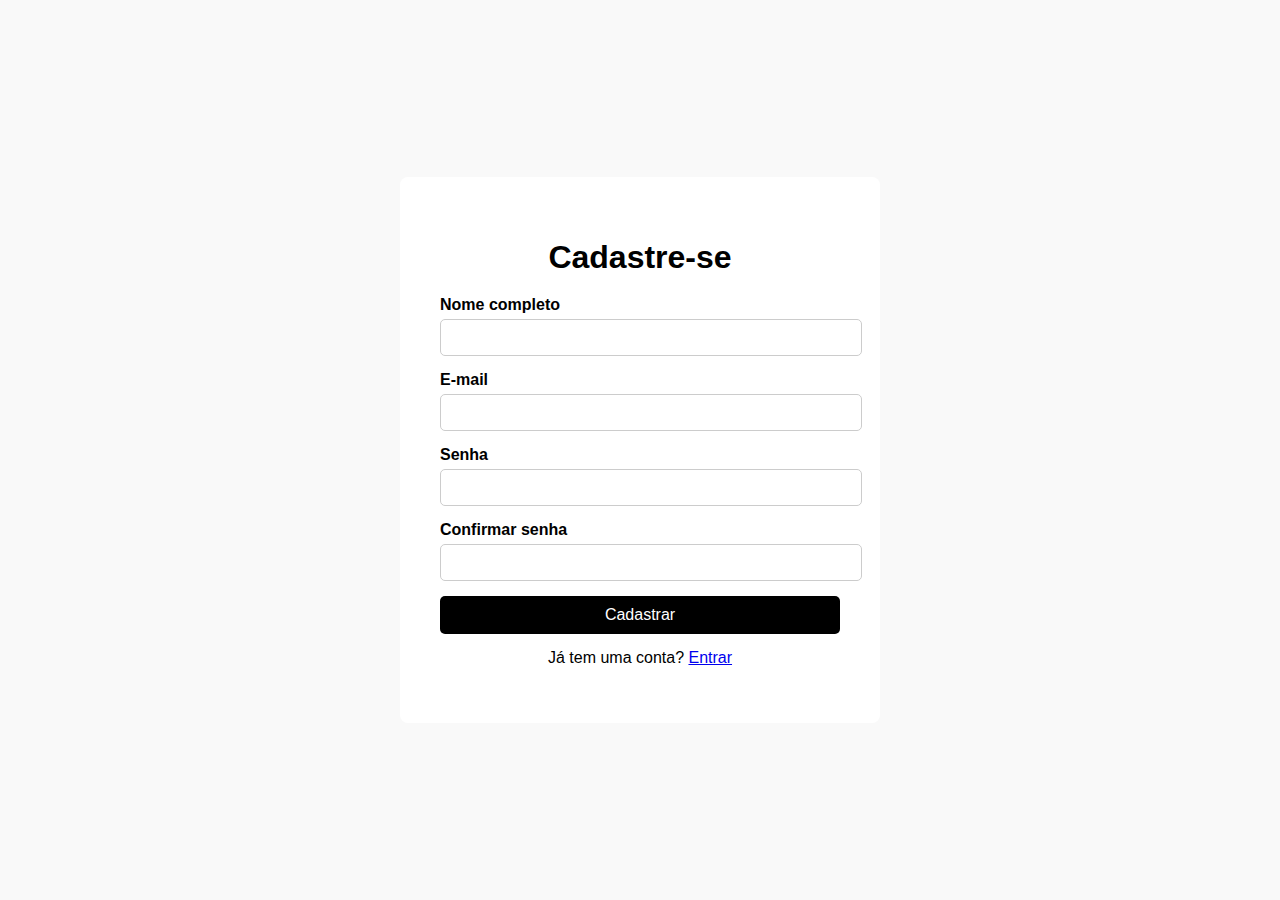
<file: projeto/cadastro.html>
<!DOCTYPE html>
<html lang="en">
<head>
    <meta charset="UTF-8">
    <meta name="viewport" content="width=device-width, initial-scale=1.0">
    <title>Cadastro - BROX</title>
    <link rel="stylesheet" href="style.css">
</head>
<body>
    <div class="container">
        <h1>Cadastre-se</h1>
        <form class="form">
            <label for="nome">Nome completo</label>
            <input type="text" id="nome" name="nome" required>

            <label for="email">E-mail</label>
            <input type="email" id="email" name="email" required>

            <label for="senha">Senha</label>
            <input type="senha" id="senha" name="senha" required>

            <label for="confirmar">Confirmar senha</label>
            <input type="confirmar" id="confirmar" name="confirmar" required>

            <button type="submit"> Cadastrar</button>
            </form>
        <p class="login-link">Já tem uma conta? <a href="/login.html">Entrar</a></p>
    </div>
</body>
</html>
</file>
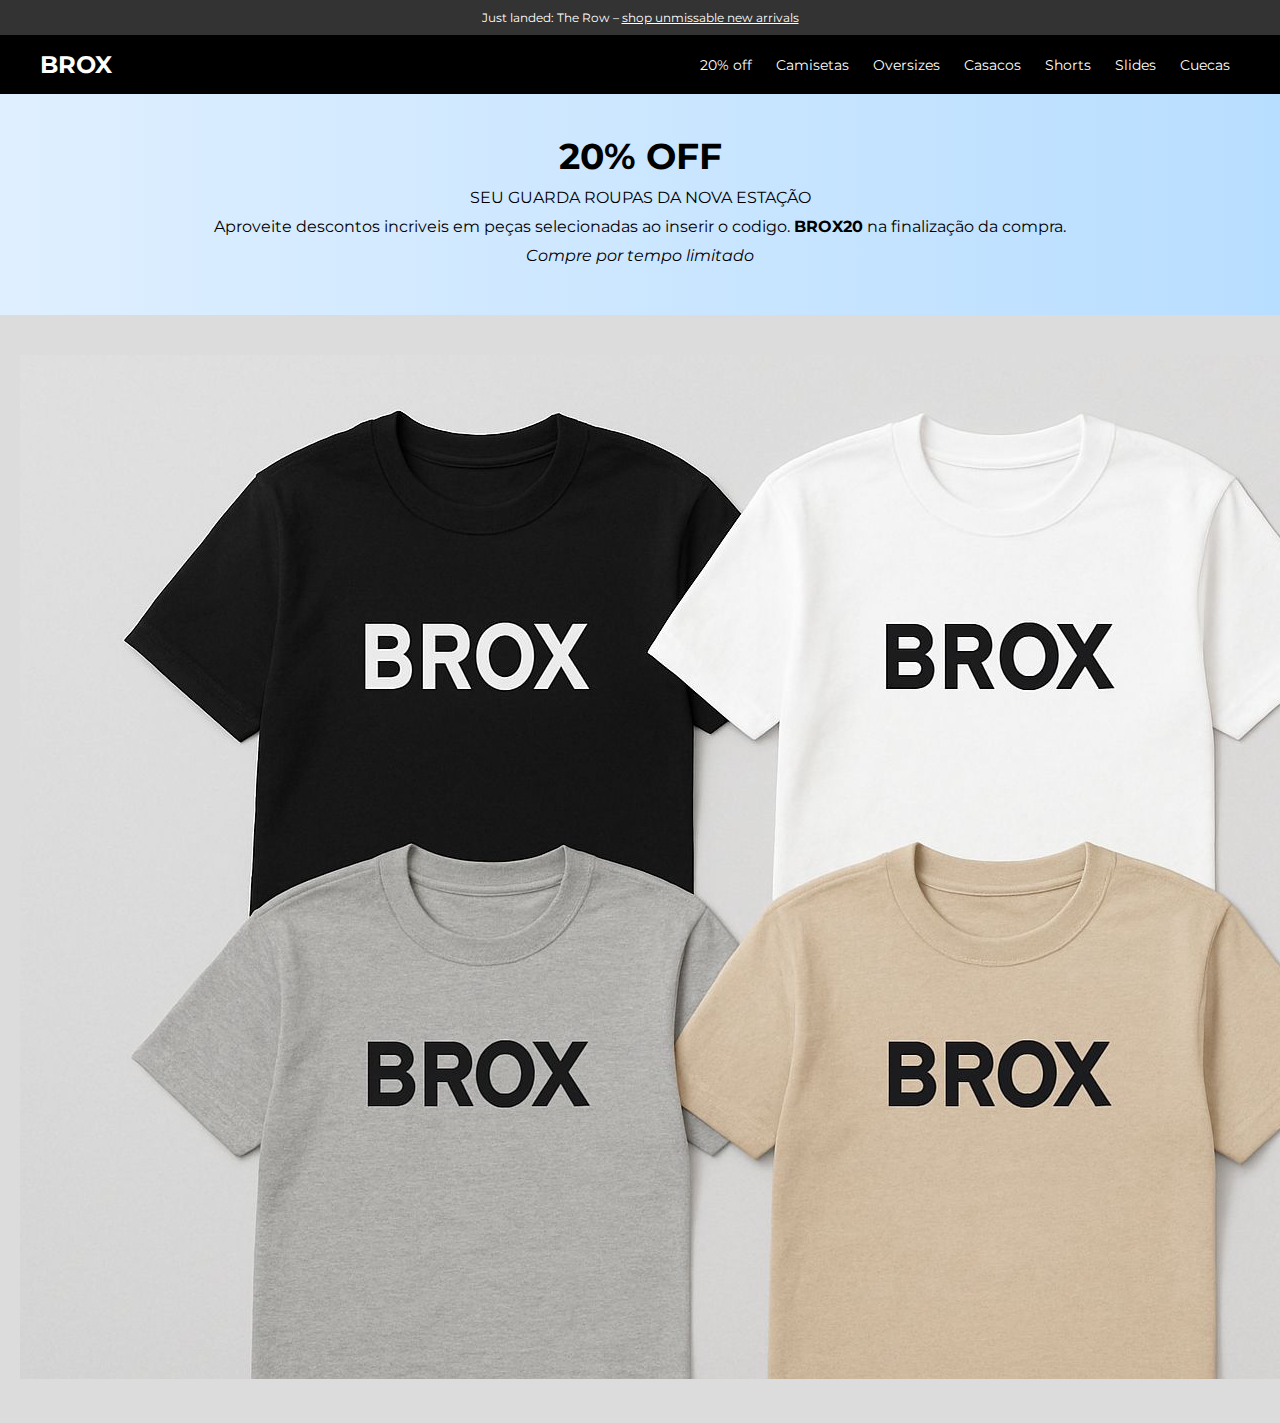
<file: projeto/inicio.html>
<!DOCTYPE html>
<html lang="en">
<head>
  <meta charset="UTF-8">
  <title>BROX</title>
  <link href="https://fonts.googleapis.com/css2?family=Montserrat:wght@400;600&display=swap" rel="stylesheet">
  <style>
    body {
      margin: 0;
      font-family: 'Montserrat', sans-serif;
      background-color: #dcdcdc;
      color: #000;
    }

    .top-bar {
      background: #333;
      color: #fff;
      padding: 10px;
      font-size: 12px;
      text-align: center;
    }

    .header {
      background: #000;
      color: #fff;
      display: flex;
      justify-content: space-between;
      align-items: center;
      padding: 15px 40px;
    }

    .header nav a {
      color: #fff;
      margin: 0 10px;
      text-decoration: none;
      font-size: 14px;
    }

    .logo {
      font-size: 24px;
      font-weight: bold;
    }

    .banner {
      background: linear-gradient(to right, #dfefff, #b8deff);
      text-align: center;
      padding: 40px 20px;
    }

    .banner h1 {
      font-size: 36px;
      margin: 0;
    }

    .banner p {
      margin: 10px 0;
      font-size: 16px;
    }

    .promo {
      text-align: center;
      padding: 40px 20px;
    }

    .promo img {
      width: px;
      border-radius: px;
    }
  </style>
</head>
<body>

  <div class="top-bar">
    Just landed: The Row – <a href="#" style="color: #fff; text-decoration: underline;">shop unmissable new arrivals</a>
  </div>

  <div class="header">
    <div class="logo">BROX</div>
    <nav>
      <a href="#">20% off</a>
      <a href="/camisetas.html">Camisetas</a>
      <a href="/oversizes.html">Oversizes</a>
      <a href="/casacos.html">Casacos</a>
      <a href="/shorts.html">Shorts</a>
      <a href="/slides.html">Slides</a>
      <a href="/cuecas.html">Cuecas</a>
    </nav>
  </div>

  <div class="banner">
    <h1>20% OFF</h1>
    <p>SEU GUARDA ROUPAS DA NOVA ESTAÇÃO</p>
    <p>Aproveite descontos incriveis em peças selecionadas ao inserir o codigo. <strong>BROX20</strong> na finalização da compra.</p>
    <p><em>Compre por tempo limitado</em></p>
  </div>

  <div class="promo">
    <img src="img/camisa.png" alt="Promo Image">
  </div>

</body>
</html>
</file>
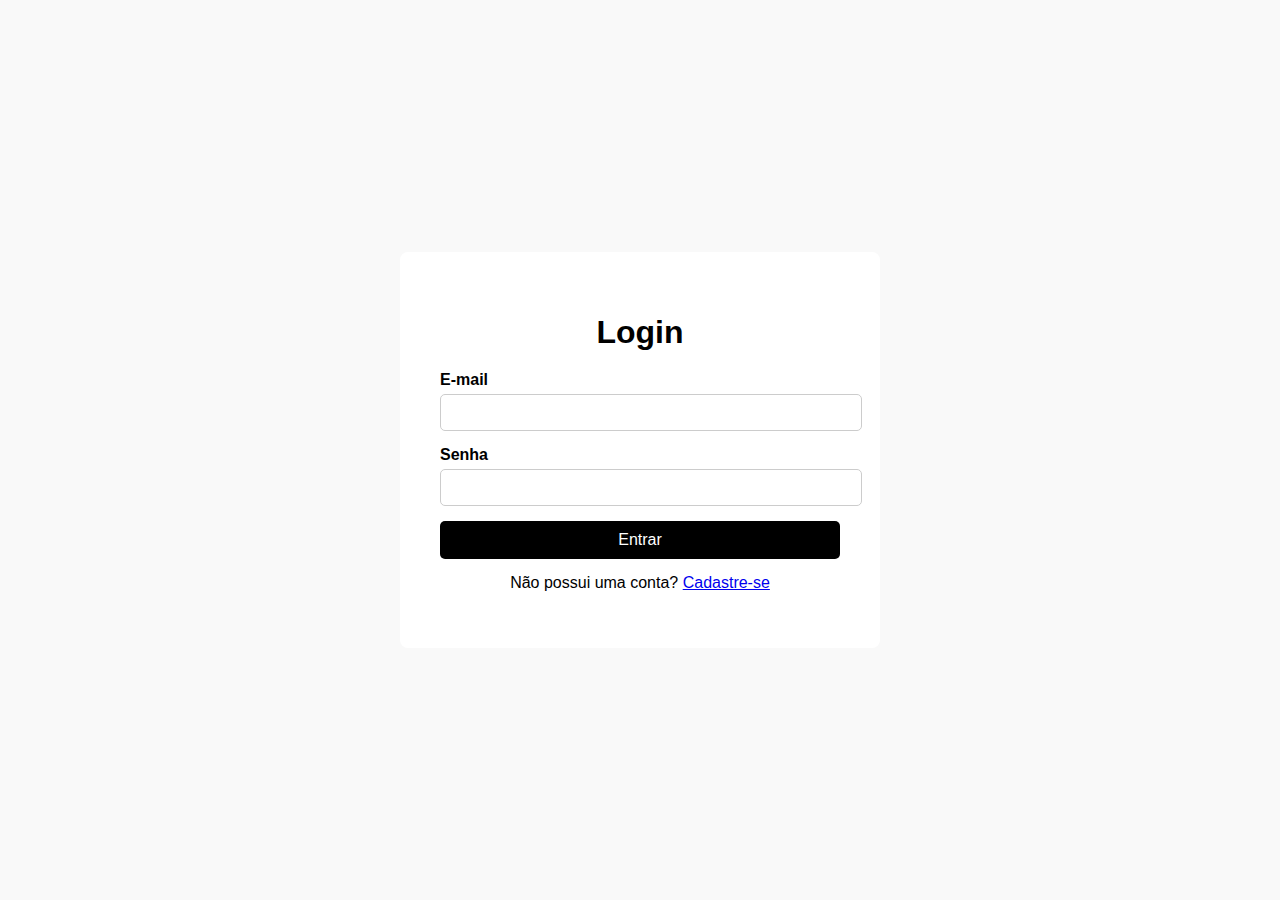
<file: projeto/login.html>
<!DOCTYPE html>
<html lang="en">
<head>
    <meta charset="UTF-8">
    <meta name="viewport" content="width=device-width, initial-scale=1.0">
    <title>Cadastro - BROX</title>
    <link rel="stylesheet" href="style.css">
</head>
<body>
    <div class="container">
        <h1>Login</h1>
        <form class="form">
            <label for="email">E-mail</label>
            <input type="email" id="email" name="email" required>

            <label for="senha">Senha</label>
            <input type="senha" id="senha" name="senha" required>

            <button type="submit"> Entrar</button>
            </form>
        <p class="login-link">Não possui uma conta? <a href="/cadastro.html">Cadastre-se</a></p>
    </div>
</body>
</html>
</file>
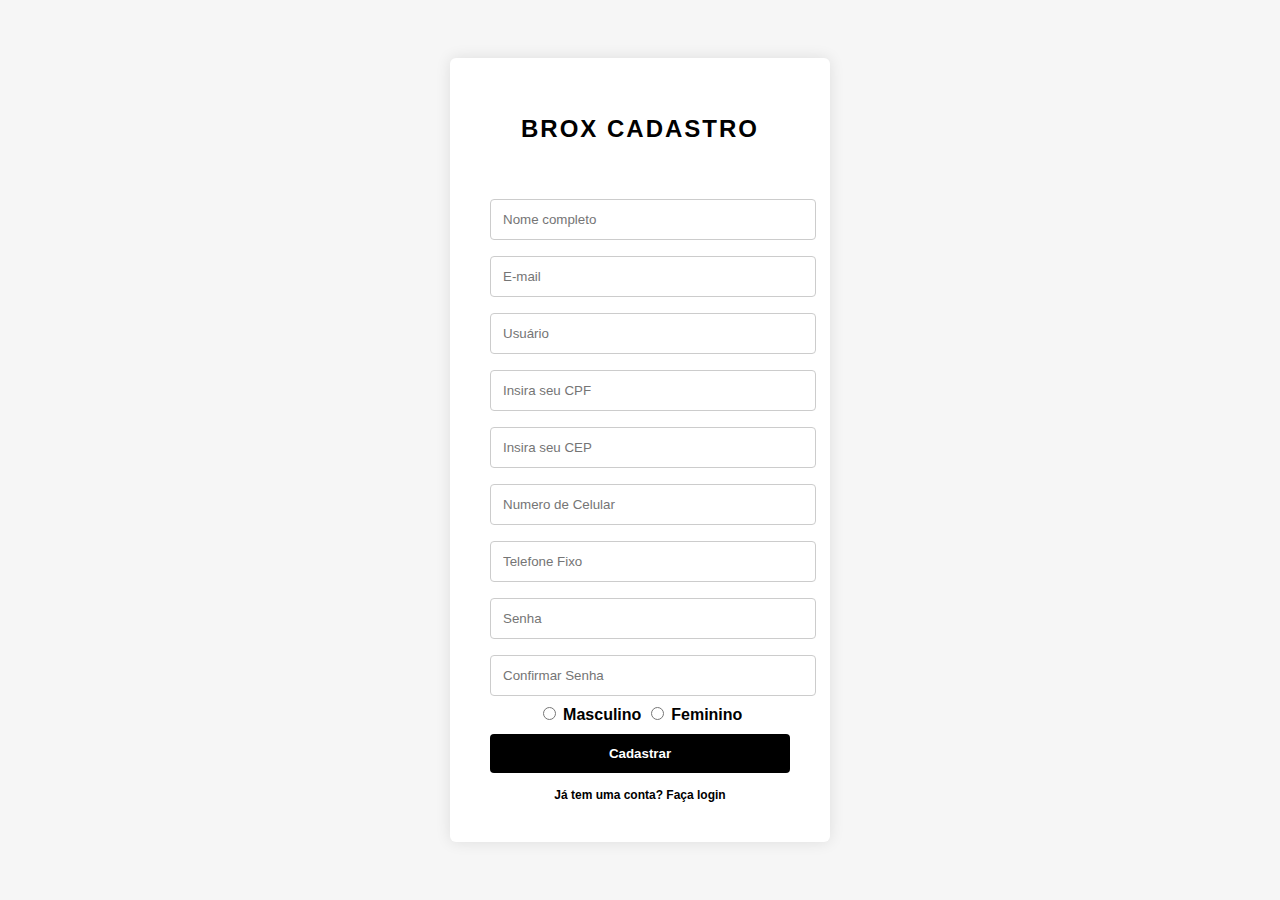
<file: projeto/Cadastro/cadastro.html>
<!DOCTYPE html>
<html lang="pt-BR">
<head>
  <meta charset="UTF-8">
  <title>Cadastro - BROX</title>
  <style>
    body {
      margin: 0;
      font-family: Arial, sans-serif;
      background-color: #f6f6f6;
      display: flex;
      justify-content: center;
      align-items: center;
      height: 100vh;
    }

    .register-container {
      background-color: white;
      padding: 40px;
      box-shadow: 0 0 15px rgba(0, 0, 0, 0.1);
      text-align: center;
      width: 300px;
      border-radius: 6px;
    }

    .register-container h1 {
      margin-bottom: 30px;
      font-size: 24px;
      letter-spacing: 2px;
    }

    input[type="text"],
    input[type="email"],
    input[type="password"] {
      width: 100%;
      padding: 12px;
      margin: 8px 0;
      border: 1px solid #ccc;
      border-radius: 4px;
    }

    button {
      background-color: black;
      color: white;
      padding: 12px;
      width: 100%;
      border: none;
      border-radius: 4px;
      font-weight: bold;
      cursor: pointer;
      margin-top: 10px;
    }

    button:hover {
      background-color: #333;
    }

    .link {
      margin-top: 15px;
      font-size: 12px;
    }

    .link a {
      color: #000;
      text-decoration: none;
    }

    .link a:hover {
      text-decoration: underline;
    }
  </style>
</head>
<body>
  <b class="register-container">
    <h1>BROX CADASTRO</h1>
    <br>
      <input type="text" placeholder="Nome completo" required>
      <input type="email" placeholder="E-mail" required>
      <input type="text" placeholder="Usuário" required>
      <input type="email" placeholder="Insira seu CPF" required>
      <input type="email" placeholder="Insira seu CEP" required>
      <input type="email" placeholder="Numero de Celular" required>
      <input type="email" placeholder="Telefone Fixo" required>
      <input type="password" placeholder="Senha" required>
      <input type="password" placeholder="Confirmar Senha" required>
      <br>
      <div>
        <input type="radio" name="sex" value="Masculino"> Masculino
      
      <input type="radio" name="sex" value="Feminino"> Feminino

      </div>
      
    </form>
      <button type="submit">Cadastrar</button>
    </form>
    <div class="link">
      <a href="login.html">Já tem uma conta? Faça login</a>
    </div>
  </div>
</body>
</html>
</file>
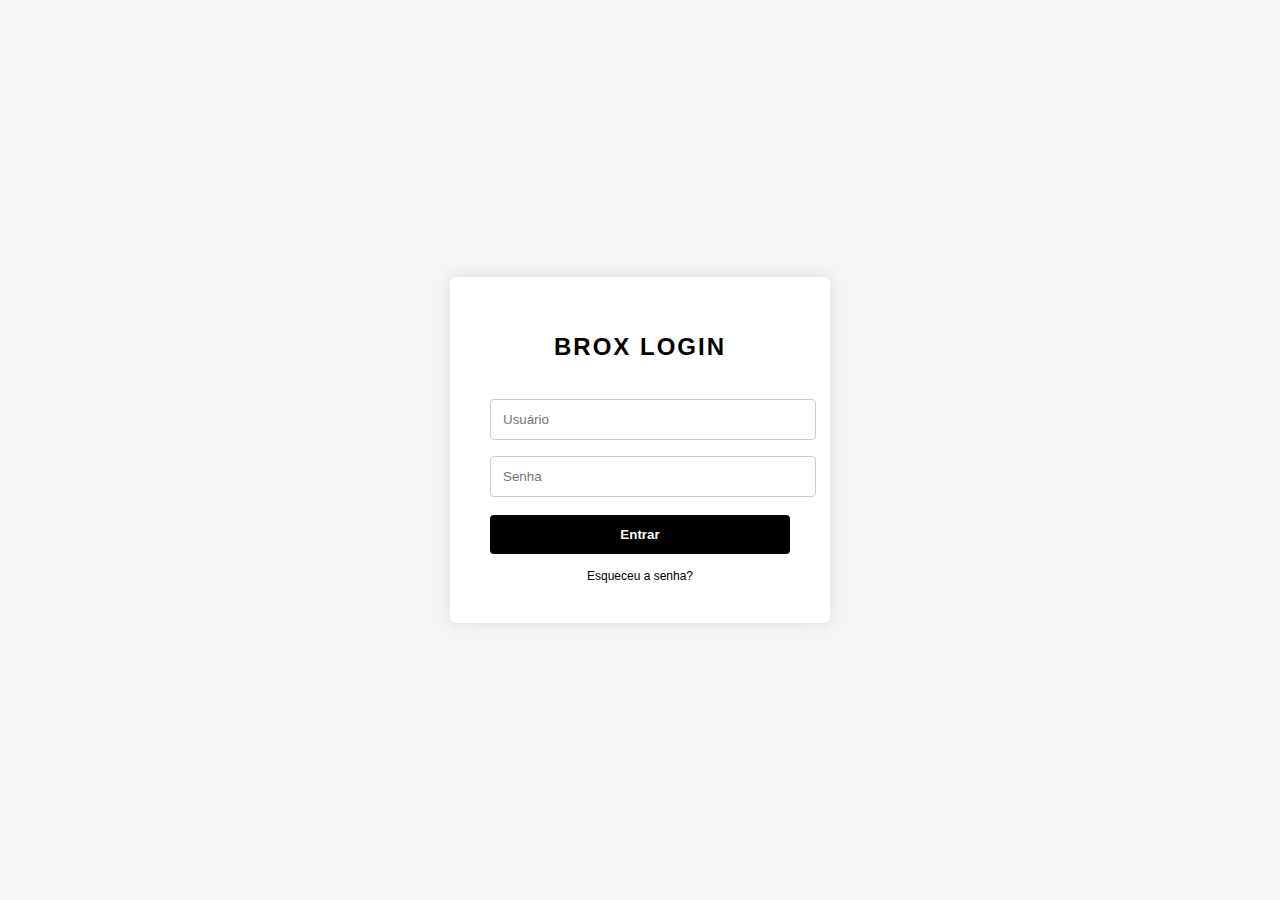
<file: projeto/Cadastro/login.html>
<!DOCTYPE html>
<html lang="pt-BR">
<head>
  <meta charset="UTF-8">
  <title>Login - BROX</title>
  <style>
    body {
      margin: 0;
      font-family: Arial, sans-serif;
      background-color: #f6f6f6;
      display: flex;
      justify-content: center;
      align-items: center;
      height: 100vh;
    }

    .login-container {
      background-color: white;
      padding: 40px;
      box-shadow: 0 0 15px rgba(0, 0, 0, 0.1);
      text-align: center;
      width: 300px;
      border-radius: 6px;
    }

    .login-container h1 {
      margin-bottom: 30px;
      font-size: 24px;
      letter-spacing: 2px;
    }

    input[type="text"],
    input[type="password"] {
      width: 100%;
      padding: 12px;
      margin: 8px 0;
      border: 1px solid #ccc;
      border-radius: 4px;
    }

    button {
      background-color: black;
      color: white;
      padding: 12px;
      width: 100%;
      border: none;
      border-radius: 4px;
      font-weight: bold;
      cursor: pointer;
      margin-top: 10px;
    }

    button:hover {
      background-color: #333;
    }

    .link {
      margin-top: 15px;
      font-size: 12px;
    }

    .link a {
      color: #000;
      text-decoration: none;
    }

    .link a:hover {
      text-decoration: underline;
    }
  </style>
</head>
<body>
  <div class="login-container">
    <h1>BROX LOGIN</h1>
    <form>
      <input type="text" placeholder="Usuário" required>
      <input type="password" placeholder="Senha" required>
      <button type="submit">Entrar</button>
    </form>
    <div class="link">
      <a href="file:///C:/Users/User/Desktop/projeto/Cadastro/recuperarsenha.html">Esqueceu a senha?</a>
    </div>
  </div>
</body>
</html>
</file>
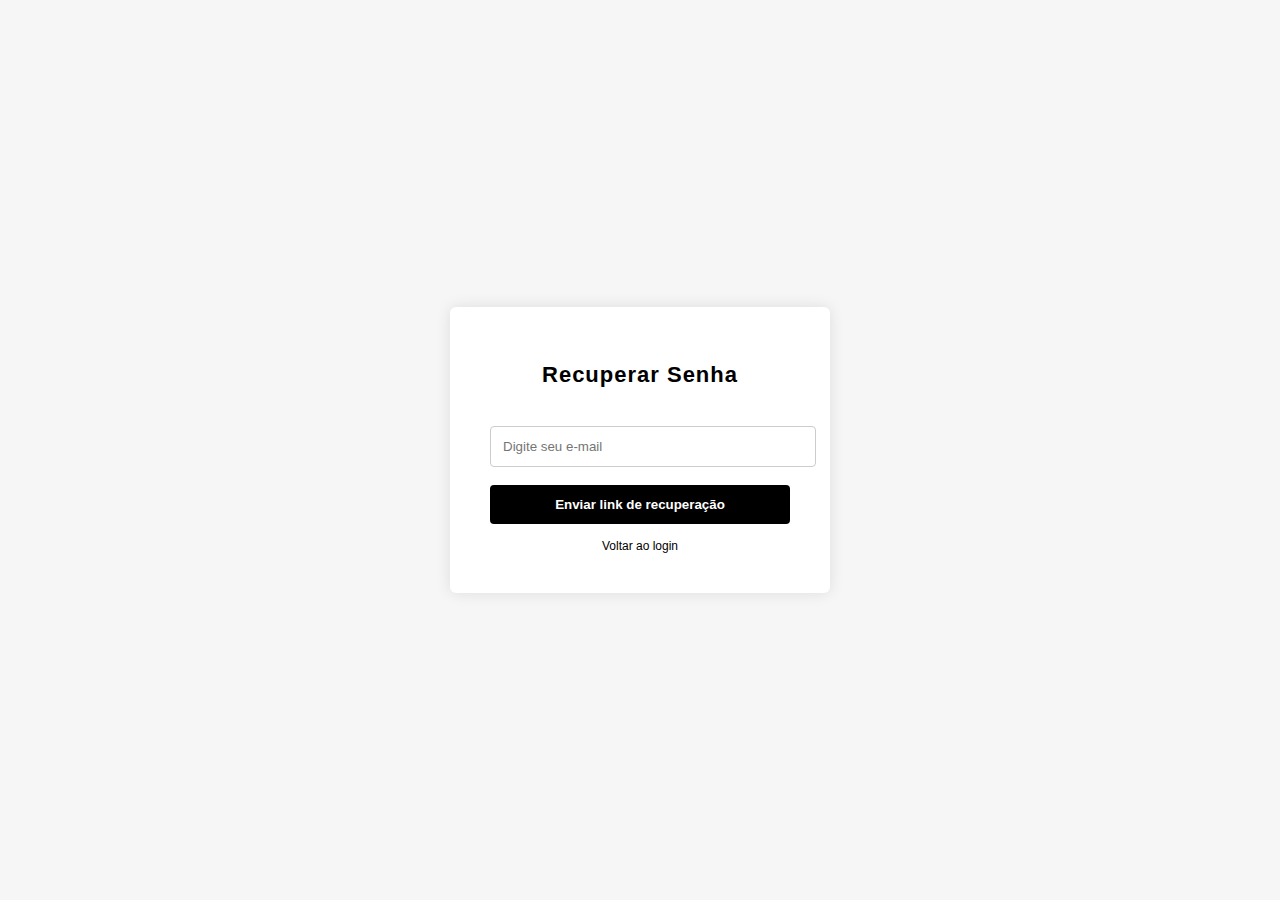
<file: projeto/Cadastro/recuperarsenha.html>
<!DOCTYPE html>
<html lang="pt-BR">
<head>
  <meta charset="UTF-8">
  <title>Recuperar Senha - BROX</title>
  <style>
    body {
      margin: 0;
      font-family: Arial, sans-serif;
      background-color: #f6f6f6;
      display: flex;
      justify-content: center;
      align-items: center;
      height: 100vh;
    }

    .forgot-container {
      background-color: white;
      padding: 40px;
      box-shadow: 0 0 15px rgba(0, 0, 0, 0.1);
      text-align: center;
      width: 300px;
      border-radius: 6px;
    }

    .forgot-container h1 {
      margin-bottom: 30px;
      font-size: 22px;
      letter-spacing: 1px;
    }

    input[type="email"] {
      width: 100%;
      padding: 12px;
      margin: 8px 0;
      border: 1px solid #ccc;
      border-radius: 4px;
    }

    button {
      background-color: black;
      color: white;
      padding: 12px;
      width: 100%;
      border: none;
      border-radius: 4px;
      font-weight: bold;
      cursor: pointer;
      margin-top: 10px;
    }

    button:hover {
      background-color: #333;
    }

    .link {
      margin-top: 15px;
      font-size: 12px;
    }

    .link a {
      color: #000;
      text-decoration: none;
    }

    .link a:hover {
      text-decoration: underline;
    }
  </style>
</head>
<body>
  <div class="forgot-container">
    <h1>Recuperar Senha</h1>
    <form>
      <input type="email" placeholder="Digite seu e-mail" required>
      <button type="submit">Enviar link de recuperação</button>
    </form>
    <div class="link">
      <a href="login.html">Voltar ao login</a>
    </div>
  </div>
</body>
</html>
</file>
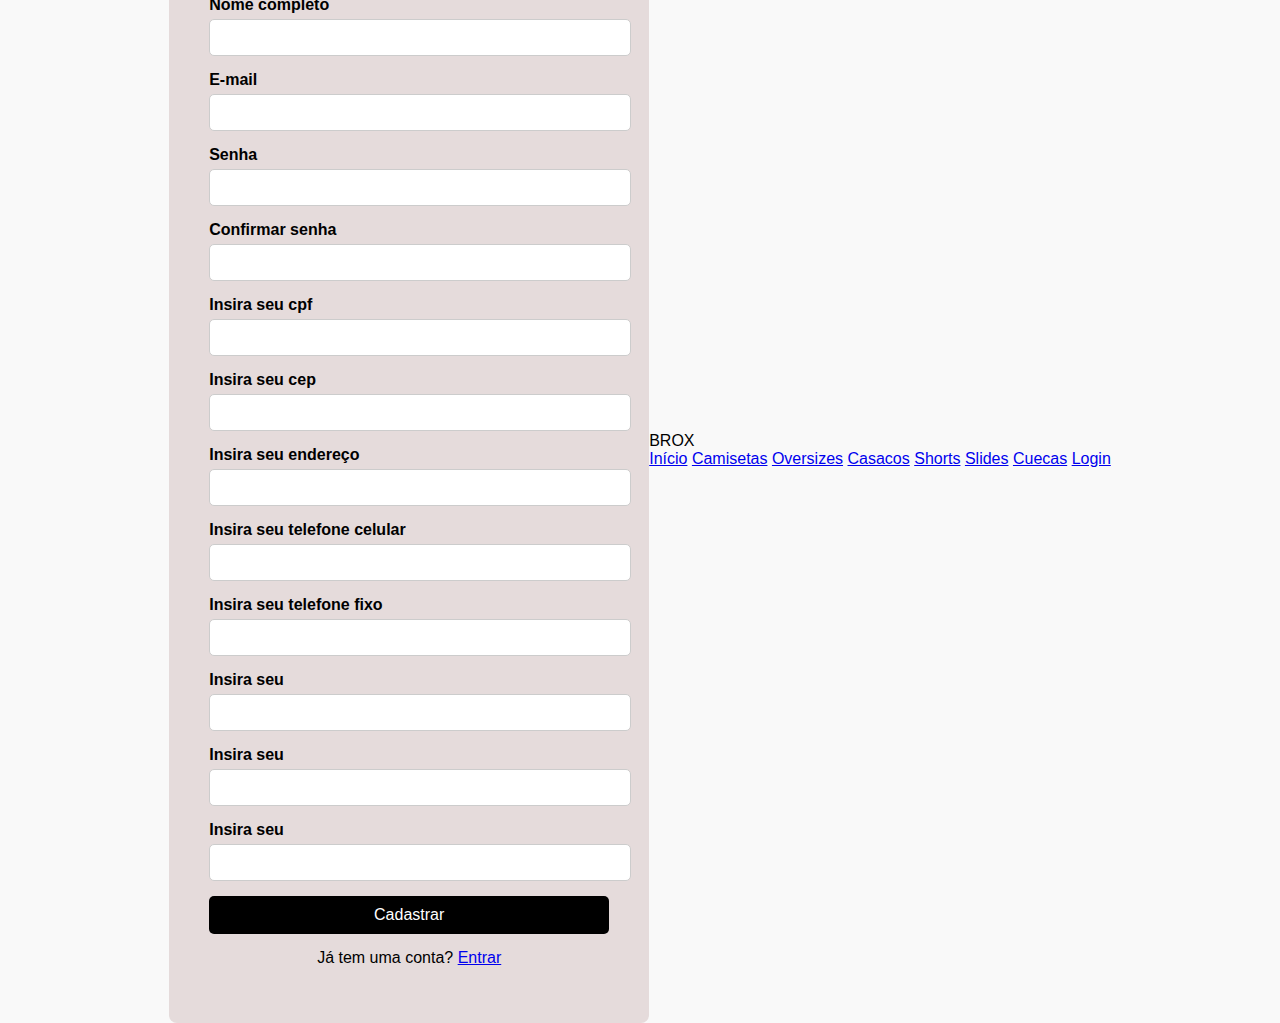
<file: projeto/Menus/cadastro.html>
<!DOCTYPE html>
<html lang="pt-br">
<head>
    <meta charset="UTF-8">
    <meta name="viewport" content="width=device-width, initial-scale=1.0">
    <title>Cadastro - BROX</title>
    <link rel="stylesheet" href="style.css">
</head>
<body>
    <div class="container">
        <h1>Cadastre-se</h1>
        <form class="form">
            <label for="nome">Nome completo</label>
            <input type="text" id="nome" name="nome" required>

            <label for="email">E-mail</label>
            <input type="email" id="email" name="email" required>

            <label for="senha">Senha</label>
            <input type="senha" id="senha" name="senha" required>

            <label for="confirmar">Confirmar senha</label>
            <input type="confirmar" id="confirmar" name="confirmar" required>

            <label for="cpf">Insira seu cpf</label>
            <input type="cpf" id="cpf" name="cpf" required>

            <label for="cep">Insira seu cep</label>
            <input type="cep" id="cep" name="cep" required>
        
            <label for="endereco">Insira seu endereço</label>
            <input type="endereco" id="endereco" name="endereco" required>

            <label for="telcel">Insira seu telefone celular</label>
            <input type="telcel" id="telcel" name="telcel" required>

            <label for="telfix">Insira seu telefone fixo</label>
            <input type="telfix" id="telfix" name="telfix" required>

            <label for="">Insira seu </label>
            <input type="" id="" name="" required>

            <label for="">Insira seu </label>
            <input type="" id="" name="" required>

            <label for="">Insira seu </label>
            <input type="" id="" name="" required>

            <button type="submit"> Cadastrar</button>
            </form>
        <p class="login-link">Já tem uma conta? <a href="/login.html">Entrar</a></p>
    </div>
    <div class="cabeçalho-cadastro">
    <div class="logo">BROX</div>
    <nav>
      <a href="file:///C:/Users/User/Desktop/projeto/Menus/inicio.html">Início</a>
      <a href="/camisetas.html">Camisetas</a>
      <a href="/oversizes.html">Oversizes</a>
      <a href="/casacos.html">Casacos</a>
      <a href="/shorts.html">Shorts</a>
      <a href="/slides.html">Slides</a>
      <a href="/cuecas.html">Cuecas</a>
      <a href="file:///C:/Users/User/Desktop/projeto/Cadastro/login.html">Login</a>
    </nav>
  </div>
</body>
</html>
</file>
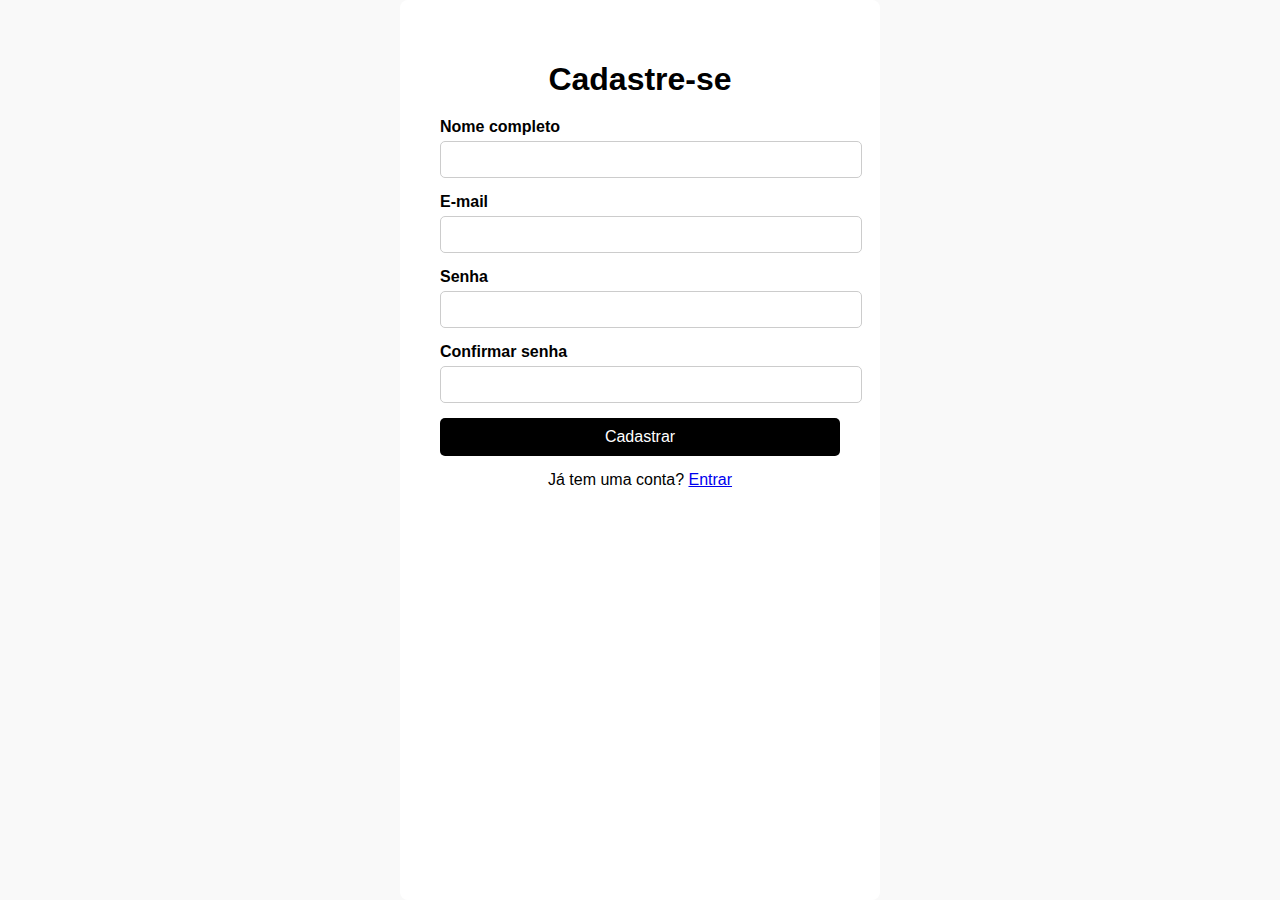
<file: projeto/projeto/cadastro.html>
<!DOCTYPE html>
<html lang="en">
<head>
    <meta charset="UTF-8">
    <meta name="viewport" content="width=device-width, initial-scale=1.0">
    <title>Cadastro - BROX</title>
    <link rel="stylesheet" href="style.css">
</head>
<body>
    <div class="container">
        <h1>Cadastre-se</h1>
        <form class="form">
            <label for="nome">Nome completo</label>
            <input type="text" id="nome" name="nome" required>

            <label for="email">E-mail</label>
            <input type="email" id="email" name="email" required>

            <label for="senha">Senha</label>
            <input type="senha" id="senha" name="senha" required>

            <label for="confirmar">Confirmar senha</label>
            <input type="confirmar" id="confirmar" name="confirmar" required>

            <button type="submit"> Cadastrar</button>
            </form>
        <p class="login-link">Já tem uma conta? <a href="#">Entrar</a></p>
    </div>
</body>
</html>
</file>
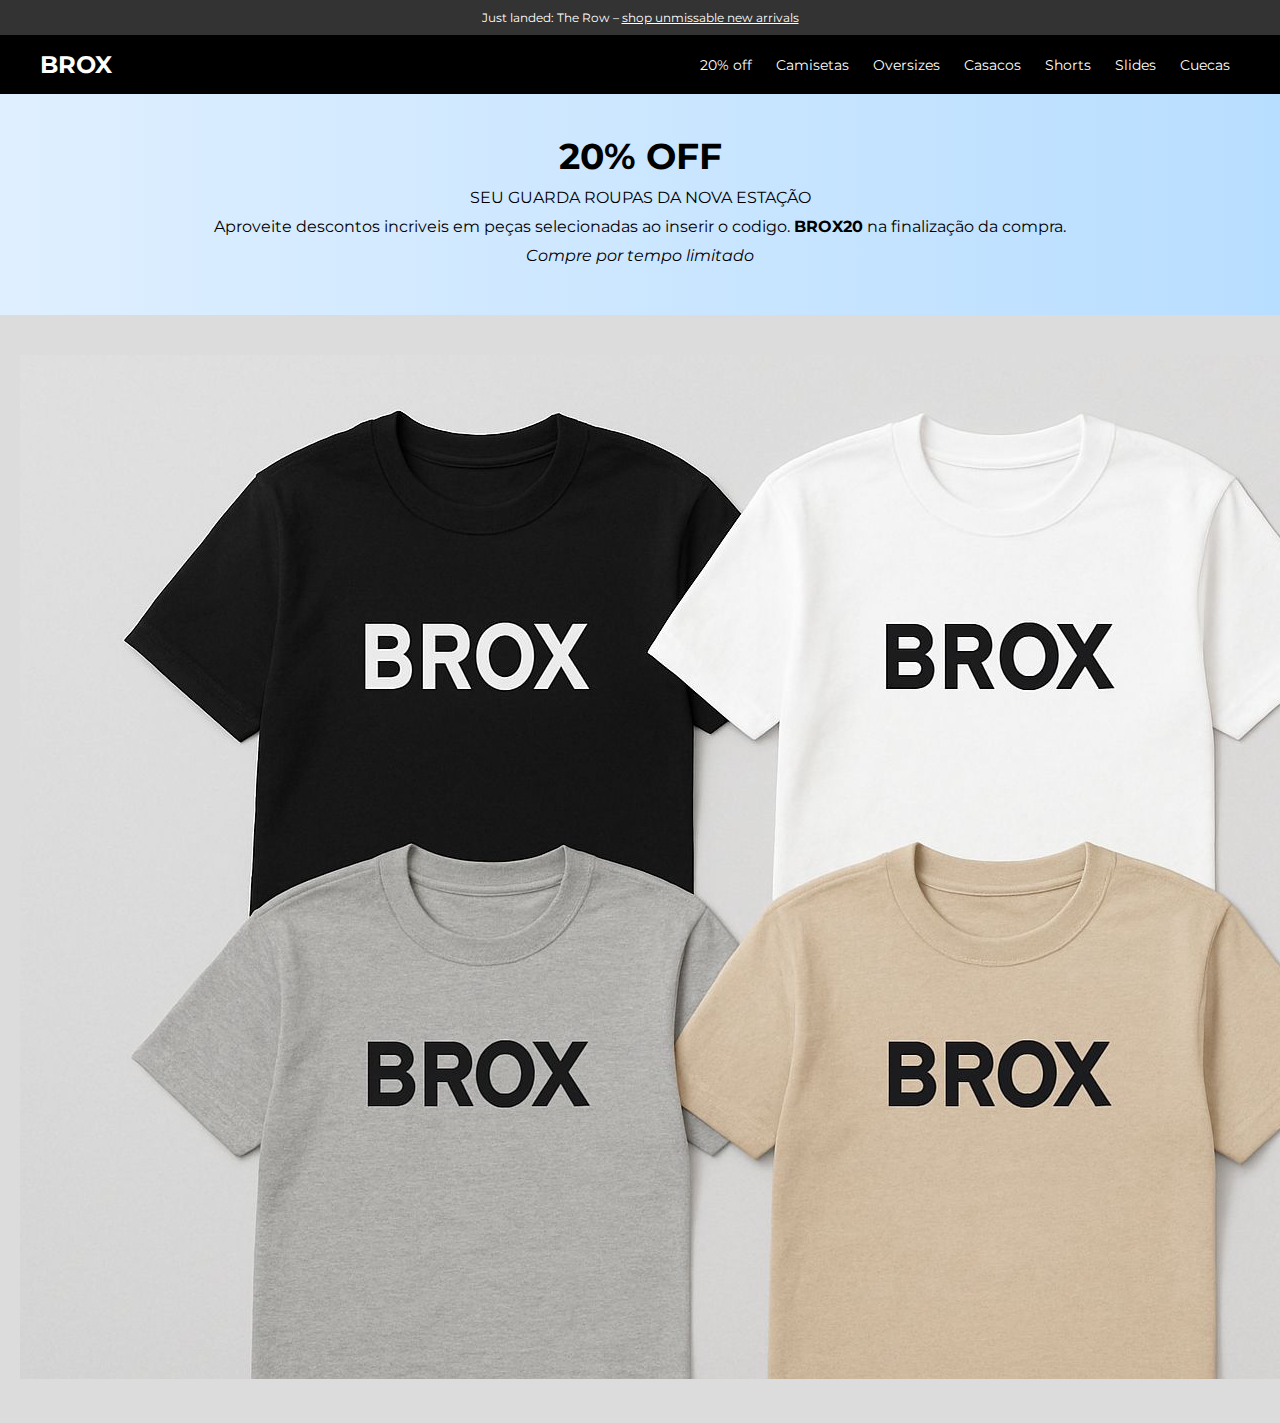
<file: projeto/projeto/projeto-roupas.hrml.html>
<!DOCTYPE html>
<html lang="en">
<head>
  <meta charset="UTF-8">
  <title>BROX</title>
  <link href="https://fonts.googleapis.com/css2?family=Montserrat:wght@400;600&display=swap" rel="stylesheet">
  <style>
    body {
      margin: 0;
      font-family: 'Montserrat', sans-serif;
      background-color: #dcdcdc;
      color: #000;
    }

    .top-bar {
      background: #333;
      color: #fff;
      padding: 10px;
      font-size: 12px;
      text-align: center;
    }

    .header {
      background: #000;
      color: #fff;
      display: flex;
      justify-content: space-between;
      align-items: center;
      padding: 15px 40px;
    }

    .header nav a {
      color: #fff;
      margin: 0 10px;
      text-decoration: none;
      font-size: 14px;
    }

    .logo {
      font-size: 24px;
      font-weight: bold;
    }

    .banner {
      background: linear-gradient(to right, #dfefff, #b8deff);
      text-align: center;
      padding: 40px 20px;
    }

    .banner h1 {
      font-size: 36px;
      margin: 0;
    }

    .banner p {
      margin: 10px 0;
      font-size: 16px;
    }

    .promo {
      text-align: center;
      padding: 40px 20px;
    }

    .promo img {
      width: px;
      border-radius: px;
    }
  </style>
</head>
<body>

  <div class="top-bar">
    Just landed: The Row – <a href="#" style="color: #fff; text-decoration: underline;">shop unmissable new arrivals</a>
  </div>

  <div class="header">
    <div class="logo">BROX</div>
    <nav>
      <a href="#">20% off</a>
      <a href="#">Camisetas</a>
      <a href="#">Oversizes</a>
      <a href="#">Casacos</a>
      <a href="#">Shorts</a>
      <a href="#">Slides</a>
      <a href="#">Cuecas</a>
    </nav>
  </div>

  <div class="banner">
    <h1>20% OFF</h1>
    <p>SEU GUARDA ROUPAS DA NOVA ESTAÇÃO</p>
    <p>Aproveite descontos incriveis em peças selecionadas ao inserir o codigo. <strong>BROX20</strong> na finalização da compra.</p>
    <p><em>Compre por tempo limitado</em></p>
  </div>

  <div class="promo">
    <img src="img/camisa.png" alt="Promo Image">
  </div>

</body>
</html>
</file>
<file: projeto/style.css>
body {
    margin: 0;
    font-family: Arial, sans-serif;
    background-color: #f9f9f9;
    display: flex;
    justify-content: center;
    align-items: center;
    height: 100vh;
}

.container {
    background-color: white;
    padding: 40px;
    border-radius: 8px;
    box-shadow: 0px 0px 10px rgba(0,0,0,0,1);
    width: 100%;
    max-width: 400px;
}

h1 {
    text-align: center;
    margin-bottom: 20px;
}

.form label {
    display: block;
    margin-bottom: 5px;
    font-weight: bold;
}

.form input {
    width: 100%;
    padding: 10px;
    margin-bottom: 15px;
    border: 1PX solid #CCC;
    border-radius: 5px;
}

button {
    width: 100%;
    padding: 10px;
    background-color: black;
    color: white;
    border: none;
    font-size: 16px;
    cursor: pointer;
    border-radius: 5px;
}

button:hover {
    background-color: #333;
}

.login-link {
    text-align: center;
    margin-top: 15px;
}
</file>
<file: projeto/Menus/style.css>
body {
    margin: 0;
    font-family: Arial, sans-serif;
    background-color: #f9f9f9;
    display: flex;
    justify-content: center;
    align-items: center;
    height: 100vh;
}

.container {
    background-color: rgb(229, 219, 219);
    padding: 40px;
    border-radius: 8px;
    box-shadow: 0px 0px 10px rgba(0,0,0,0,1);
    width: 100%;
    max-width: 400px;
}

h1 {
    text-align: center;
    margin-bottom: 20px;
}

.form label {
    display: block;
    margin-bottom: 5px;
    font-weight: bold;
}

.form input {
    width: 100%;
    padding: 10px;
    margin-bottom: 15px;
    border: 1PX solid #CCC;
    border-radius: 5px;
}

button {
    width: 100%;
    padding: 10px;
    background-color: black;
    color: white;
    border: none;
    font-size: 16px;
    cursor: pointer;
    border-radius: 5px;
}

button:hover {
    background-color: #333;
}

.login-link {
    text-align: center;
    margin-top: 15px;
}
h2{
    justify-content: center;
}
</file>
<file: projeto/projeto/style.css>
body {
    margin: 0;
    font-family: Arial, sans-serif;
    background-color: #f9f9f9;
    display: flex;
    justify-content: center;
    align-items: ceenter;
    height: 100vh;
}

.container {
    background-color: white;
    padding: 40px;
    border-radius: 8px;
    box-shadow: 0px 0px 10px rgba(0,0,0,0,1);
    width: 100%;
    max-width: 400px;
}

h1 {
    text-align: center;
    margin-bottom: 20px;
}

.form label {
    display: block;
    margin-bottom: 5px;
    font-weight: bold;
}

.form input {
    width: 100%;
    padding: 10px;
    margin-bottom: 15px;
    border: 1PX solid #CCC;
    border-radius: 5px;
}

button {
    width: 100%;
    padding: 10px;
    background-color: black;
    color: white;
    border: none;
    font-size: 16px;
    cursor: pointer;
    border-radius: 5px;
}

button:hover {
    background-color: #333;
}

.login-link {
    text-align: center;
    margin-top: 15px;
}
</file>
